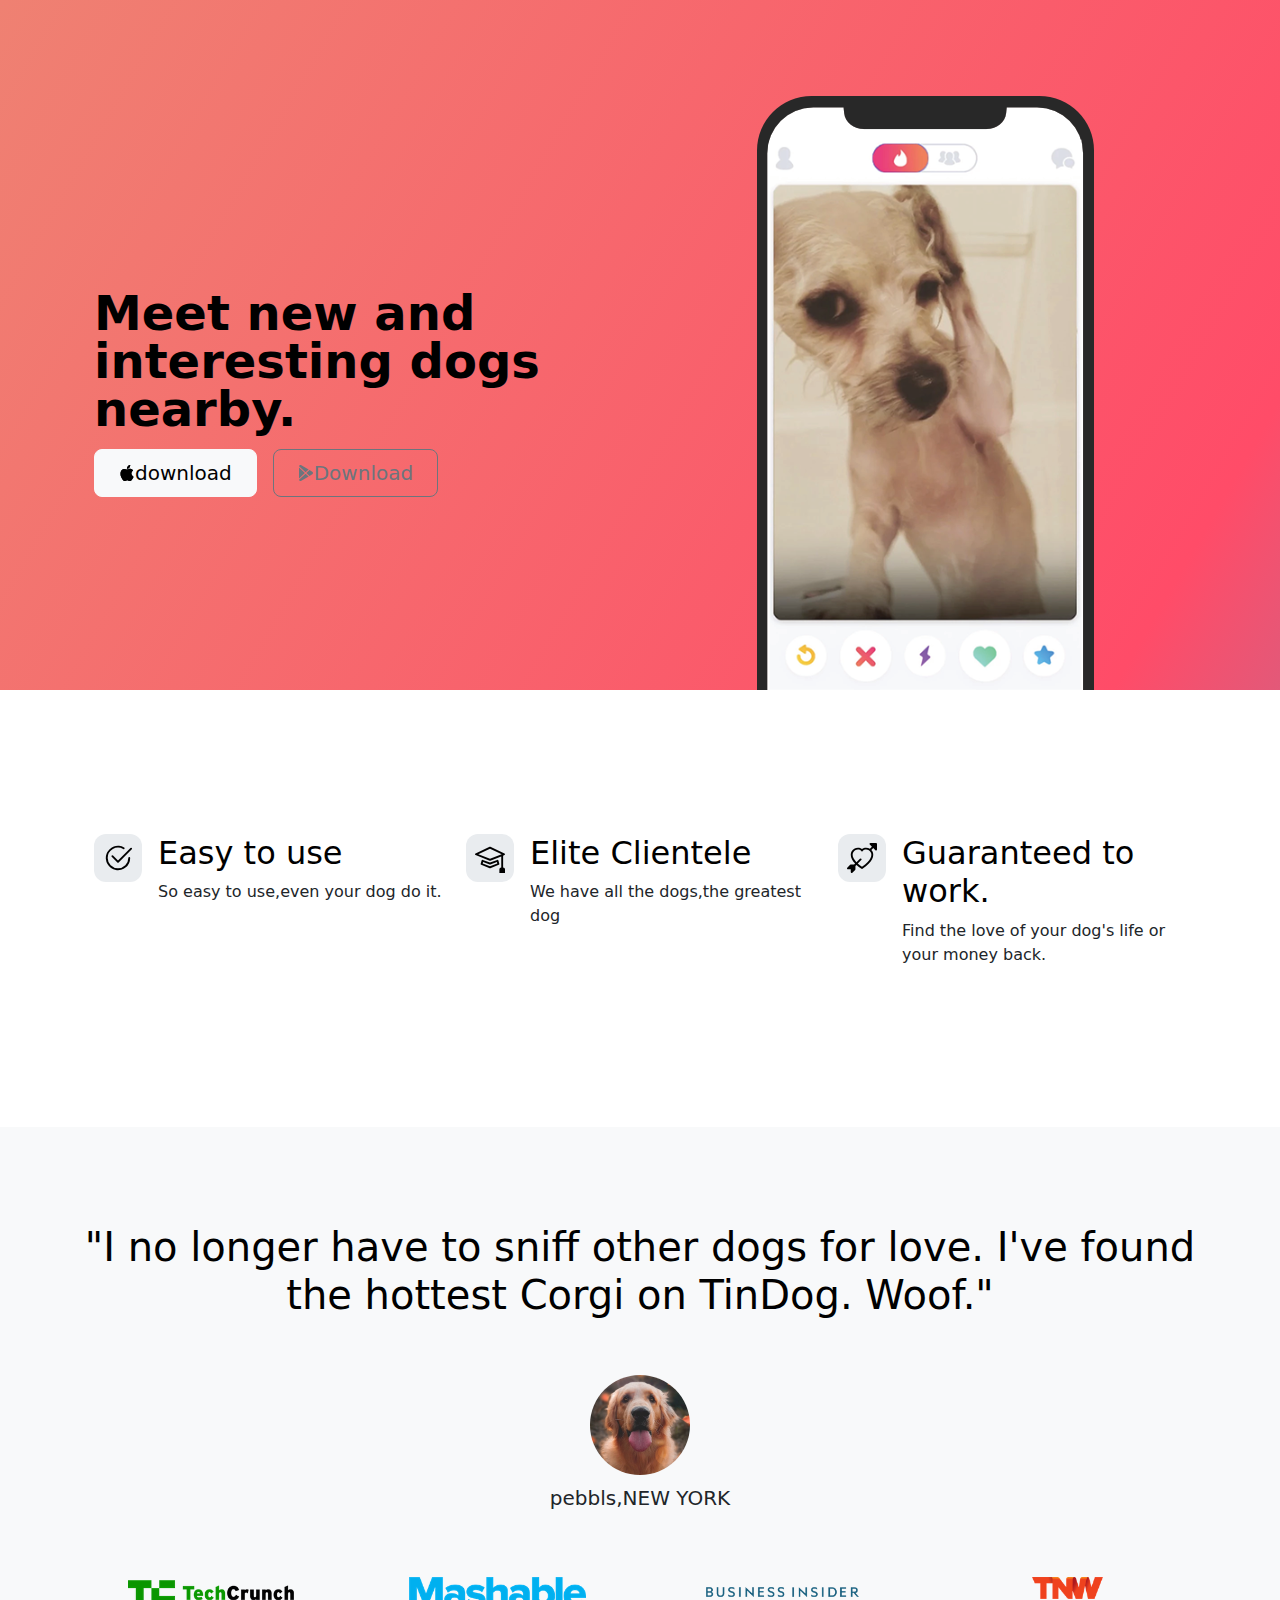
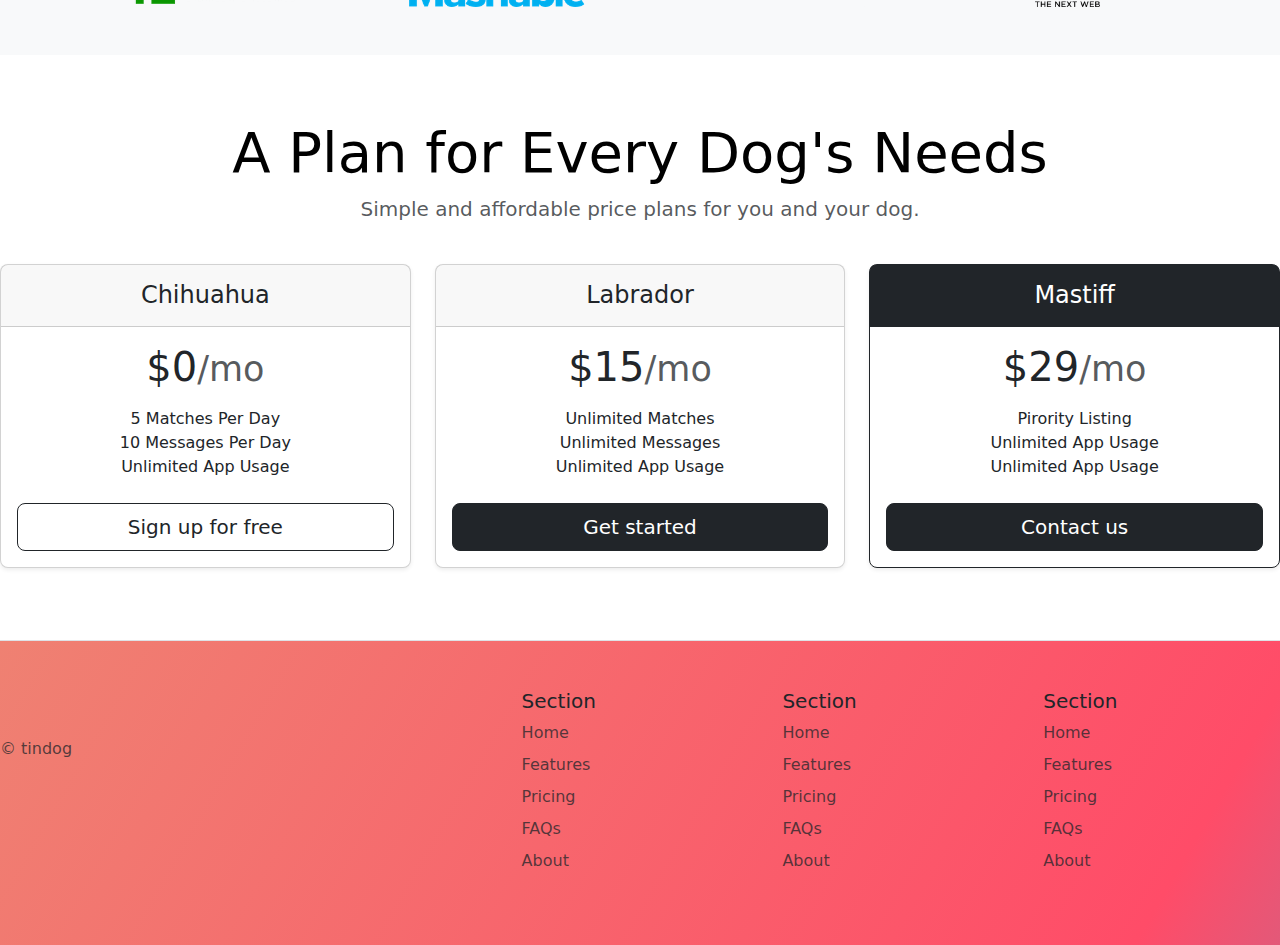
<file: index.html>
<!DOCTYPE html>
<html lang="en">

<head>
  <meta charset="UTF-8">
  <meta name="viewport" content="width=device-width, initial-scale=1.0">
  <title>TinDog</title>
  <link href="https://cdn.jsdelivr.net/npm/bootstrap@5.3.3/dist/css/bootstrap.min.css" rel="stylesheet" integrity="sha384-QWTKZyjpPEjISv5WaRU9OFeRpok6YctnYmDr5pNlyT2bRjXh0JMhjY6hW+ALEwIH" crossorigin="anonymous">
  <link rel="stylesheet" href="./css/style.css">
</head>

<body>

  <!-- Title -->
  <section id="title" class="gradient-background">
    <div class="container col-xxl-8 px-4 pt-5">
      <div class="row flex-lg-row-reverse align-items-center g-5 pt-5">
        <div class="col-10 col-sm-8 col-lg-6">
          <img src="./images/iphone.png" class="d-block mx-lg-auto img-fluid" alt="Bootstrap Themes" height="200" loading="lazy">
        </div>
        <div class="col-lg-6">
          <h1 class="display-5 fw-bold text-body-emphasis lh-1 mb-3">Meet new and interesting dogs nearby.</h1>
        
          <div class="d-grid gap-2 d-md-flex justify-content-md-start">
            <button type="button" class="btn btn-light btn-lg px-4 me-md-2"><svg xmlns="http://www.w3.org/2000/svg" width="16" height="16" fill="currentColor"
              class="bi bi-apple mb-1" viewBox="0 0 16 16">
<path
                d="M11.182.008C11.148-.03 9.923.023 8.857 1.18c-1.066 1.156-.902 2.482-.878 2.516.024.034 1.52.087 2.475-1.258.955-1.345.762-2.391.728-2.43Zm3.314 11.733c-.048-.096-2.325-1.234-2.113-3.422.212-2.189 1.675-2.789 1.698-2.854.023-.065-.597-.79-1.254-1.157a3.692 3.692 0 0 0-1.563-.434c-.108-.003-.483-.095-1.254.116-.508.139-1.653.589-1.968.607-.316.018-1.256-.522-2.267-.665-.647-.125-1.333.131-1.824.328-.49.196-1.422.754-2.074 2.237-.652 1.482-.311 3.83-.067 4.56.244.729.625 1.924 1.273 2.796.576.984 1.34 1.667 1.659 1.899.319.232 1.219.386 1.843.067.502-.308 1.408-.485 1.766-.472.357.013 1.061.154 1.782.539.571.197 1.111.115 1.652-.105.541-.221 1.324-1.059 2.238-2.758.347-.79.505-1.217.473-1.282Z" />
<path
                d="M11.182.008C11.148-.03 9.923.023 8.857 1.18c-1.066 1.156-.902 2.482-.878 2.516.024.034 1.52.087 2.475-1.258.955-1.345.762-2.391.728-2.43Zm3.314 11.733c-.048-.096-2.325-1.234-2.113-3.422.212-2.189 1.675-2.789 1.698-2.854.023-.065-.597-.79-1.254-1.157a3.692 3.692 0 0 0-1.563-.434c-.108-.003-.483-.095-1.254.116-.508.139-1.653.589-1.968.607-.316.018-1.256-.522-2.267-.665-.647-.125-1.333.131-1.824.328-.49.196-1.422.754-2.074 2.237-.652 1.482-.311 3.83-.067 4.56.244.729.625 1.924 1.273 2.796.576.984 1.34 1.667 1.659 1.899.319.232 1.219.386 1.843.067.502-.308 1.408-.485 1.766-.472.357.013 1.061.154 1.782.539.571.197 1.111.115 1.652-.105.541-.221 1.324-1.059 2.238-2.758.347-.79.505-1.217.473-1.282Z" />
</svg>download</button>
            <button type="button" class="btn btn-outline-secondary btn-lg px-4"><svg xmlns="http://www.w3.org/2000/svg" width="16" height="16" fill="currentColor"
              class="bi bi-google-play mb-1" viewBox="0 0 16 16">
<path
                d="M14.222 9.374c1.037-.61 1.037-2.137 0-2.748L11.528 5.04 8.32 8l3.207 2.96 2.694-1.586Zm-3.595 2.116L7.583 8.68 1.03 14.73c.201 1.029 1.36 1.61 2.303 1.055l7.294-4.295ZM1 13.396V2.603L6.846 8 1 13.396ZM1.03 1.27l6.553 6.05 3.044-2.81L3.333.215C2.39-.341 1.231.24 1.03 1.27Z" />
</svg>Download
</button>
          </div>
        </div>
      </div>
    </div>

  </section>
  <!-- Features -->
  <section id="features">
    <div class="container px-4 py-5 mt-5" id="hanging-icons" >
      
      <div class="row g-4 py-5 row-cols-1 row-cols-lg-3">
        <div class="col d-flex align-items-start">
          <div class="icon-square text-body-emphasis bg-body-secondary d-inline-flex align-items-center justify-content-center fs-4 flex-shrink-0 me-3">
            <svg xmlns="http://www.w3.org/2000/svg" height="30" fill="currentColor" class="bi bi-check2-circle"
            viewBox="0 0 16 16">
<path
              d="M2.5 8a5.5 5.5 0 0 1 8.25-4.764.5.5 0 0 0 .5-.866A6.5 6.5 0 1 0 14.5 8a.5.5 0 0 0-1 0 5.5 5.5 0 1 1-11 0z" />
<path
              d="M15.354 3.354a.5.5 0 0 0-.708-.708L8 9.293 5.354 6.646a.5.5 0 1 0-.708.708l3 3a.5.5 0 0 0 .708 0l7-7z" />
</svg>
          </div>
          <div>
            <h3 class="fs-2 text-body-emphasis">Easy to use</h3>
            <p>So easy to use,even your dog do it.</p>
            
          </div>
        </div>
        <div class="col d-flex align-items-start">
          <div class="icon-square text-body-emphasis bg-body-secondary d-inline-flex align-items-center justify-content-center fs-4 flex-shrink-0 me-3">
            <svg xmlns="http://www.w3.org/2000/svg" height="30" fill="currentColor" class="bi bi-mortarboard" viewBox="0 0 16 16">
              <path d="M8.211 2.047a.5.5 0 0 0-.422 0l-7.5 3.5a.5.5 0 0 0 .025.917l7.5 3a.5.5 0 0 0 .372 0L14 7.14V13a1 1 0 0 0-1 1v2h3v-2a1 1 0 0 0-1-1V6.739l.686-.275a.5.5 0 0 0 .025-.917l-7.5-3.5ZM8 8.46 1.758 5.965 8 3.052l6.242 2.913L8 8.46Z"/>
              <path d="M4.176 9.032a.5.5 0 0 0-.656.327l-.5 1.7a.5.5 0 0 0 .294.605l4.5 1.8a.5.5 0 0 0 .372 0l4.5-1.8a.5.5 0 0 0 .294-.605l-.5-1.7a.5.5 0 0 0-.656-.327L8 10.466 4.176 9.032Zm-.068 1.873.22-.748 3.496 1.311a.5.5 0 0 0 .352 0l3.496-1.311.22.748L8 12.46l-3.892-1.556Z"/>
              </svg>
          </div>
          <div>
            <h3 class="fs-2 text-body-emphasis">Elite Clientele</h3>
            <p>We have all the dogs,the greatest dog</p>
          
          </div>
        </div>
        <div class="col d-flex align-items-start">
          <div class="icon-square text-body-emphasis bg-body-secondary d-inline-flex align-items-center justify-content-center fs-4 flex-shrink-0 me-3">
            <svg xmlns="http://www.w3.org/2000/svg" height="30" fill="currentColor" class="bi bi-arrow-through-heart"
            viewBox="0 0 16 16">
<path fill-rule="evenodd"
              d="M2.854 15.854A.5.5 0 0 1 2 15.5V14H.5a.5.5 0 0 1-.354-.854l1.5-1.5A.5.5 0 0 1 2 11.5h1.793l.53-.53c-.771-.802-1.328-1.58-1.704-2.32-.798-1.575-.775-2.996-.213-4.092C3.426 2.565 6.18 1.809 8 3.233c1.25-.98 2.944-.928 4.212-.152L13.292 2 12.147.854A.5.5 0 0 1 12.5 0h3a.5.5 0 0 1 .5.5v3a.5.5 0 0 1-.854.354L14 2.707l-1.006 1.006c.236.248.44.531.6.845.562 1.096.585 2.517-.213 4.092-.793 1.563-2.395 3.288-5.105 5.08L8 13.912l-.276-.182a21.86 21.86 0 0 1-2.685-2.062l-.539.54V14a.5.5 0 0 1-.146.354l-1.5 1.5Zm2.893-4.894A20.419 20.419 0 0 0 8 12.71c2.456-1.666 3.827-3.207 4.489-4.512.679-1.34.607-2.42.215-3.185-.817-1.595-3.087-2.054-4.346-.761L8 4.62l-.358-.368c-1.259-1.293-3.53-.834-4.346.761-.392.766-.464 1.845.215 3.185.323.636.815 1.33 1.519 2.065l1.866-1.867a.5.5 0 1 1 .708.708L5.747 10.96Z" />
</svg>
          </div>
          <div>
            <h3 class="fs-2 text-body-emphasis">Guaranteed to work.</h3>
           <p>Find the love of your dog's life or your money back.</p>
          </div>
        </div>
      </div>
    </div>
  </section>
  <!-- Testimonial -->
  <section id="testimonial">




    <div class="my-5">
      <div class="p-5 text-center bg-body-tertiary">
        <div class="container py-5">
          <h1 class="text-body-emphasis">"I no longer have to sniff other dogs for love. I've found the hottest Corgi on TinDog. Woof."</h1>
          <img src="./images/dog-img.jpg" alt="dog image" class="plerofmi-ig mt-5">
          <p class="col-lg-8 mx-auto lead mt-2">
            pebbls,NEW YORK
          </p>
        
        </div>

     <div class="container">
       <div class="row">
         <div class="col-lg-3 col-sm-12">
          <img src="./images/techcrunch.png" alt="tech" height="30">
    </div>
    <div class="col-lg-3 col-sm-12">
      <img src="./images/mashable.png" alt="" height="30">
    </div>
    <div class="col-lg-3 col-sm-12">
      <img src="./images/bizinsider.png" alt="" height="30">
    </div>
    <div class="col-lg-3 col-sm-12">
      <img src="./images/tnw.png" alt="" height="30">
    </div>
  </div>
</div>

      </div>
    </div>






  </section>
  <!-- Pricing -->
  <section id="pricing">
    <div class="pricing-header p-3 pb-md-4 mx-auto text-center">
      <h1 class="display-4 fw-normal text-body-emphasis">A Plan for Every Dog's Needs</h1>
      <p class="fs-5 text-body-secondary">Simple and affordable price plans for you and your dog.</p>
    </div>
    <div class="row row-cols-1 row-cols-md-3 mb-3 text-center">
      <div class="col">
        <div class="card mb-4 rounded-3 shadow-sm">
          <div class="card-header py-3">
            <h4 class="my-0 fw-normal">Chihuahua</h4>
          </div>
          <div class="card-body">
            <h1 class="card-title pricing-card-title">$0<small class="text-body-secondary fw-light">/mo</small></h1>
            <ul class="list-unstyled mt-3 mb-4">
              <li>5 Matches Per Day</li>
              <li>10 Messages Per Day</li>
              <li>Unlimited App Usage</li>
              
            </ul>
            <button type="button" class="w-100 btn btn-lg btn-outline-dark">Sign up for free</button>
          </div>
        </div>
      </div>
      <div class="col">
        <div class="card mb-4 rounded-3 shadow-sm">
          <div class="card-header py-3">
            <h4 class="my-0 fw-normal">Labrador</h4>
          </div>
          <div class="card-body">
            <h1 class="card-title pricing-card-title">$15<small class="text-body-secondary fw-light">/mo</small></h1>
            <ul class="list-unstyled mt-3 mb-4">
              <li>Unlimited Matches</li>
              <li>Unlimited Messages</li>
              <li>Unlimited App Usage</li>
              
            </ul>
            <button type="button" class="w-100 btn btn-lg btn-dark">Get started</button>
          </div>
        </div>
      </div>
      <div class="col">
        <div class="card mb-4 rounded-3 shadow-sm border-dark">
          <div class="card-header py-3 text-bg-dark border-dark">
            <h4 class="my-0 fw-normal">Mastiff</h4>
          </div>
          <div class="card-body">
            <h1 class="card-title pricing-card-title">$29<small class="text-body-secondary fw-light">/mo</small></h1>
            <ul class="list-unstyled mt-3 mb-4">
              <li>Pirority Listing</li>
              <li>Unlimited App Usage</li>
              <li>Unlimited App Usage</li>
            </ul>
            <button type="button" class="w-100 btn btn-lg btn-dark">Contact us</button>
          </div>
        </div>
      </div>
    </div>
  </section>








  <!-- Footer -->
  <section id="footer" class="gradient-background">
    <footer class="row row-cols-1 row-cols-sm-2 row-cols-md-5 py-5 mt-5 border-top">
      <div class="col mb-3">
        <a href="/" class="d-flex align-items-center mb-3 link-body-emphasis text-decoration-none">
          <svg class="bi me-2" width="40" height="32"><use xlink:href="#bootstrap"></use></svg>
        </a>
        <p class="text-body-secondary">© tindog</p>
      </div>
  
      <div class="col mb-3">
  
      </div>
  
      <div class="col mb-3">
        <h5>Section</h5>
        <ul class="nav flex-column">
          <li class="nav-item mb-2"><a href="#" class="nav-link p-0 text-body-secondary">Home</a></li>
          <li class="nav-item mb-2"><a href="#" class="nav-link p-0 text-body-secondary">Features</a></li>
          <li class="nav-item mb-2"><a href="#" class="nav-link p-0 text-body-secondary">Pricing</a></li>
          <li class="nav-item mb-2"><a href="#" class="nav-link p-0 text-body-secondary">FAQs</a></li>
          <li class="nav-item mb-2"><a href="#" class="nav-link p-0 text-body-secondary">About</a></li>
        </ul>
      </div>
  
      <div class="col mb-3">
        <h5>Section</h5>
        <ul class="nav flex-column">
          <li class="nav-item mb-2"><a href="#" class="nav-link p-0 text-body-secondary">Home</a></li>
          <li class="nav-item mb-2"><a href="#" class="nav-link p-0 text-body-secondary">Features</a></li>
          <li class="nav-item mb-2"><a href="#" class="nav-link p-0 text-body-secondary">Pricing</a></li>
          <li class="nav-item mb-2"><a href="#" class="nav-link p-0 text-body-secondary">FAQs</a></li>
          <li class="nav-item mb-2"><a href="#" class="nav-link p-0 text-body-secondary">About</a></li>
        </ul>
      </div>
  
      <div class="col mb-3">
        <h5>Section</h5>
        <ul class="nav flex-column">
          <li class="nav-item mb-2"><a href="#" class="nav-link p-0 text-body-secondary">Home</a></li>
          <li class="nav-item mb-2"><a href="#" class="nav-link p-0 text-body-secondary">Features</a></li>
          <li class="nav-item mb-2"><a href="#" class="nav-link p-0 text-body-secondary">Pricing</a></li>
          <li class="nav-item mb-2"><a href="#" class="nav-link p-0 text-body-secondary">FAQs</a></li>
          <li class="nav-item mb-2"><a href="#" class="nav-link p-0 text-body-secondary">About</a></li>
        </ul>
      </div>
    </footer>
  </section>
</body>

</html>
</file>
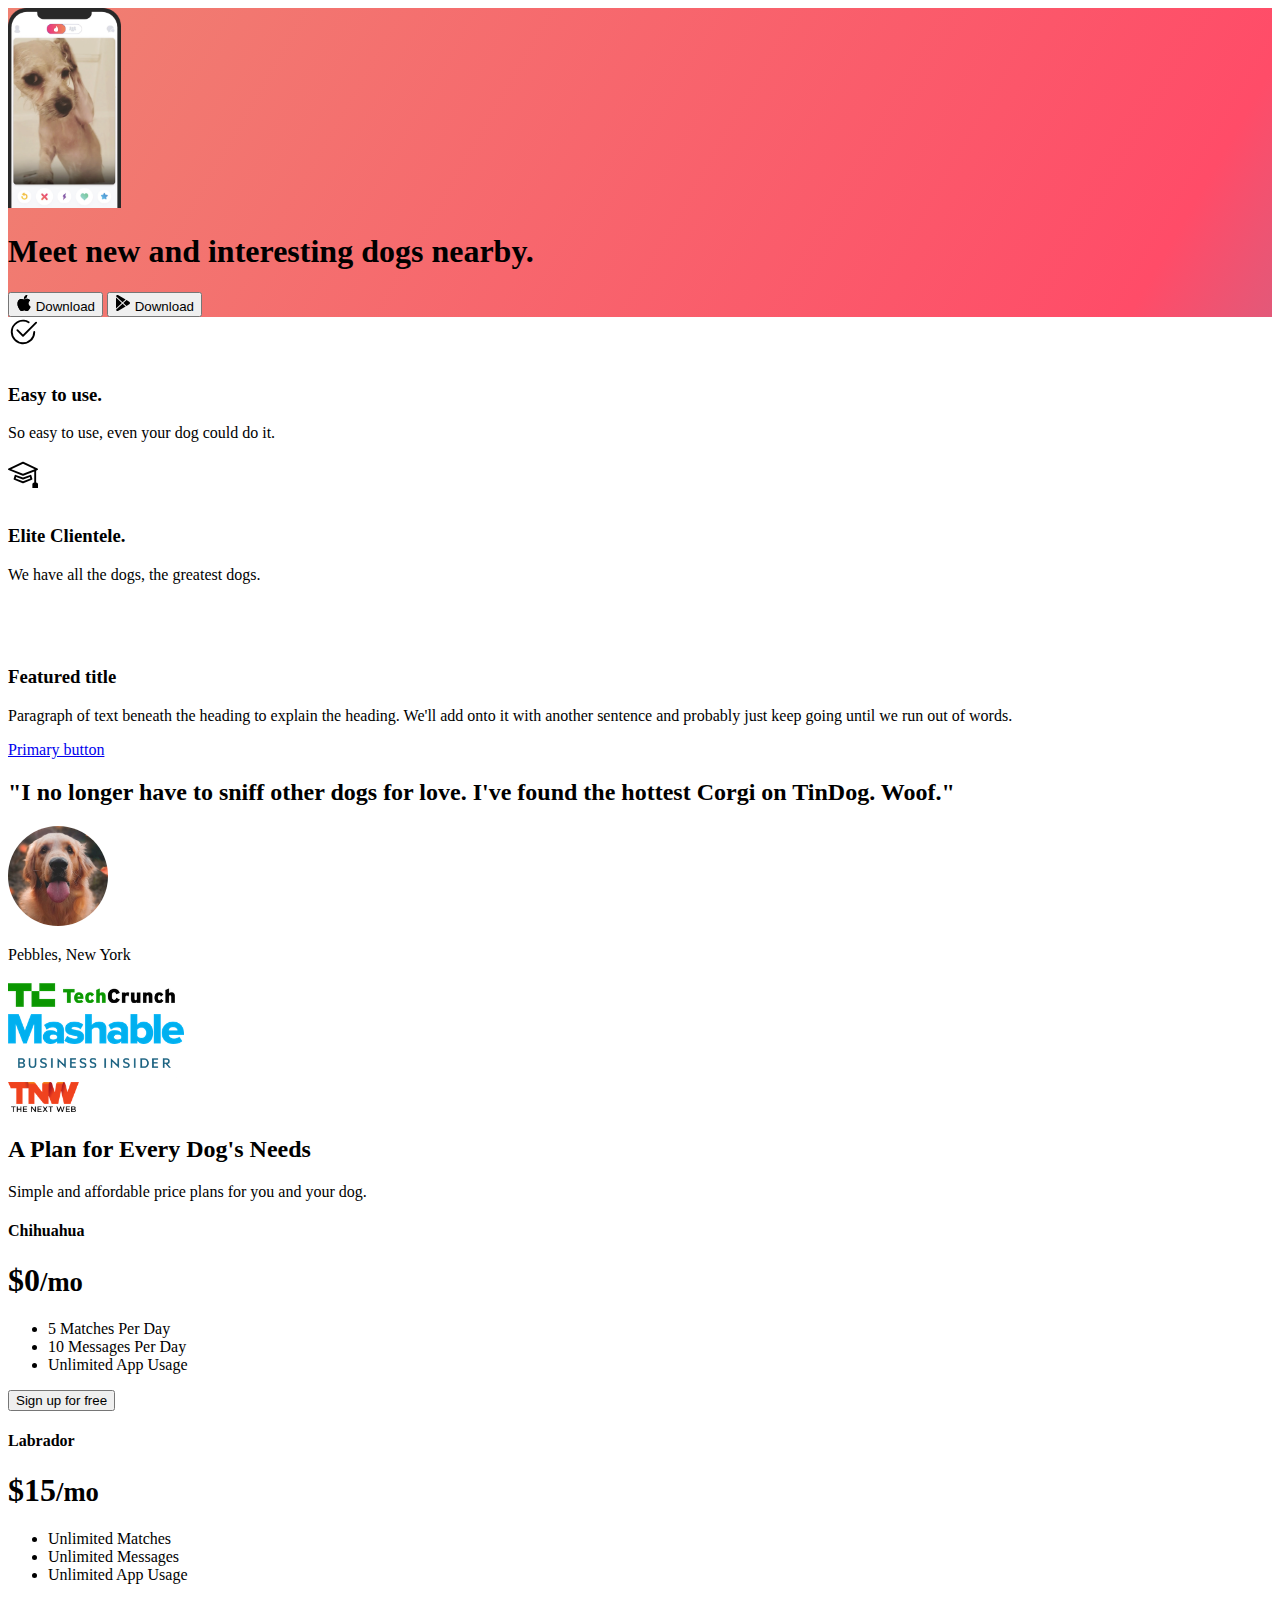
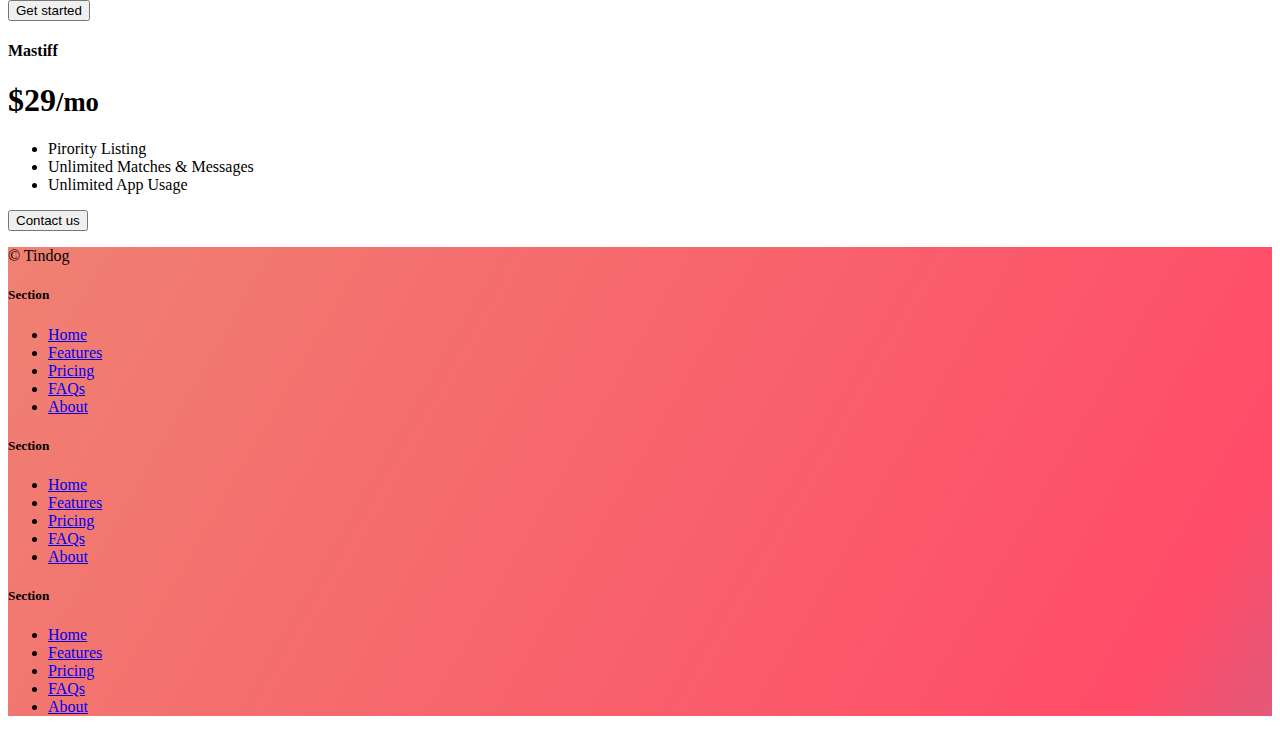
<file: solution.html>
<!DOCTYPE html>
<html lang="en">

<head>
  <meta charset="UTF-8">
  <meta name="viewport" content="width=device-width, initial-scale=1.0">
  <title>TinDog</title>
  <link href="https://cdn.jsdelivr.net/npm/bootstrap@5.3.0-alpha3/dist/css/bootstrap.min.css" rel="stylesheet"
    integrity="sha384-KK94CHFLLe+nY2dmCWGMq91rCGa5gtU4mk92HdvYe+M/SXH301p5ILy+dN9+nJOZ" crossorigin="anonymous">
  <link rel="stylesheet" href="./css/solution.css">
</head>

<body>


  <!-- Title -->
  <section id="title" class="gradient-background">

    <div class="container col-xxl-8 px-4 pt-5">
      <div class="row flex-lg-row-reverse align-items-center g-5 pt-5">
        <div class="col-10 col-sm-8 col-lg-6">
          <img src="./images/iphone.png" class="d-block mx-lg-auto img-fluid" alt="Bootstrap Themes" height="200"
            loading="lazy">
        </div>
        <div class="col-lg-6">
          <h1 class="display-5 fw-bold text-body-emphasis lh-1 mb-3">Meet new and interesting dogs nearby.</h1>

          <div class="d-grid gap-2 d-md-flex justify-content-md-start">
            <button type="button" class="btn btn-light btn-lg px-4 me-md-2"><svg xmlns="http://www.w3.org/2000/svg"
                width="16" height="16" fill="currentColor" class="bi bi-apple mb-1" viewBox="0 0 16 16">
                <path
                  d="M11.182.008C11.148-.03 9.923.023 8.857 1.18c-1.066 1.156-.902 2.482-.878 2.516.024.034 1.52.087 2.475-1.258.955-1.345.762-2.391.728-2.43Zm3.314 11.733c-.048-.096-2.325-1.234-2.113-3.422.212-2.189 1.675-2.789 1.698-2.854.023-.065-.597-.79-1.254-1.157a3.692 3.692 0 0 0-1.563-.434c-.108-.003-.483-.095-1.254.116-.508.139-1.653.589-1.968.607-.316.018-1.256-.522-2.267-.665-.647-.125-1.333.131-1.824.328-.49.196-1.422.754-2.074 2.237-.652 1.482-.311 3.83-.067 4.56.244.729.625 1.924 1.273 2.796.576.984 1.34 1.667 1.659 1.899.319.232 1.219.386 1.843.067.502-.308 1.408-.485 1.766-.472.357.013 1.061.154 1.782.539.571.197 1.111.115 1.652-.105.541-.221 1.324-1.059 2.238-2.758.347-.79.505-1.217.473-1.282Z" />
                <path
                  d="M11.182.008C11.148-.03 9.923.023 8.857 1.18c-1.066 1.156-.902 2.482-.878 2.516.024.034 1.52.087 2.475-1.258.955-1.345.762-2.391.728-2.43Zm3.314 11.733c-.048-.096-2.325-1.234-2.113-3.422.212-2.189 1.675-2.789 1.698-2.854.023-.065-.597-.79-1.254-1.157a3.692 3.692 0 0 0-1.563-.434c-.108-.003-.483-.095-1.254.116-.508.139-1.653.589-1.968.607-.316.018-1.256-.522-2.267-.665-.647-.125-1.333.131-1.824.328-.49.196-1.422.754-2.074 2.237-.652 1.482-.311 3.83-.067 4.56.244.729.625 1.924 1.273 2.796.576.984 1.34 1.667 1.659 1.899.319.232 1.219.386 1.843.067.502-.308 1.408-.485 1.766-.472.357.013 1.061.154 1.782.539.571.197 1.111.115 1.652-.105.541-.221 1.324-1.059 2.238-2.758.347-.79.505-1.217.473-1.282Z" />
              </svg> Download</button>
            <button type="button" class="btn btn-outline-light btn-lg px-4"><svg xmlns="http://www.w3.org/2000/svg"
                width="16" height="16" fill="currentColor" class="bi bi-google-play mb-1" viewBox="0 0 16 16">
                <path
                  d="M14.222 9.374c1.037-.61 1.037-2.137 0-2.748L11.528 5.04 8.32 8l3.207 2.96 2.694-1.586Zm-3.595 2.116L7.583 8.68 1.03 14.73c.201 1.029 1.36 1.61 2.303 1.055l7.294-4.295ZM1 13.396V2.603L6.846 8 1 13.396ZM1.03 1.27l6.553 6.05 3.044-2.81L3.333.215C2.39-.341 1.231.24 1.03 1.27Z" />
              </svg> Download</button>
          </div>
        </div>
      </div>
    </div>
  </section>
  <!-- Features -->
  <section id="features">
    <div class="container mt-5">
      <div class="row g-4 py-5 row-cols-1 row-cols-lg-3">
        <div class="col d-flex align-items-start">
          <div
            class="icon-square text-body-emphasis bg-body-secondary d-inline-flex align-items-center justify-content-center fs-4 flex-shrink-0 me-3">
            <svg xmlns="http://www.w3.org/2000/svg" height="30" fill="currentColor" class="bi bi-check2-circle"
              viewBox="0 0 16 16">
              <path
                d="M2.5 8a5.5 5.5 0 0 1 8.25-4.764.5.5 0 0 0 .5-.866A6.5 6.5 0 1 0 14.5 8a.5.5 0 0 0-1 0 5.5 5.5 0 1 1-11 0z" />
              <path
                d="M15.354 3.354a.5.5 0 0 0-.708-.708L8 9.293 5.354 6.646a.5.5 0 1 0-.708.708l3 3a.5.5 0 0 0 .708 0l7-7z" />
            </svg>
          </div>
          <div>
            <h3 class="fs-2">Easy to use.</h3>
            <p>So easy to use, even your dog could do it.</p>

          </div>
        </div>
        <div class="col d-flex align-items-start">
          <div
            class="icon-square text-body-emphasis bg-body-secondary d-inline-flex align-items-center justify-content-center fs-4 flex-shrink-0 me-3">
            <svg xmlns="http://www.w3.org/2000/svg" height="30" fill="currentColor" class="bi bi-mortarboard"
              viewBox="0 0 16 16">
              <path
                d="M8.211 2.047a.5.5 0 0 0-.422 0l-7.5 3.5a.5.5 0 0 0 .025.917l7.5 3a.5.5 0 0 0 .372 0L14 7.14V13a1 1 0 0 0-1 1v2h3v-2a1 1 0 0 0-1-1V6.739l.686-.275a.5.5 0 0 0 .025-.917l-7.5-3.5ZM8 8.46 1.758 5.965 8 3.052l6.242 2.913L8 8.46Z" />
              <path
                d="M4.176 9.032a.5.5 0 0 0-.656.327l-.5 1.7a.5.5 0 0 0 .294.605l4.5 1.8a.5.5 0 0 0 .372 0l4.5-1.8a.5.5 0 0 0 .294-.605l-.5-1.7a.5.5 0 0 0-.656-.327L8 10.466 4.176 9.032Zm-.068 1.873.22-.748 3.496 1.311a.5.5 0 0 0 .352 0l3.496-1.311.22.748L8 12.46l-3.892-1.556Z" />
            </svg>
          </div>
          <div>
            <h3 class="fs-2">Elite Clientele.</h3>
            <p>We have all the dogs, the greatest dogs.</p>

          </div>
        </div>
        <div class="col d-flex align-items-start">
          <div class="col d-flex align-items-start">
            <div class="icon-square text-body-emphasis bg-body-secondary d-inline-flex align-items-center justify-content-center fs-4 flex-shrink-0 me-3">
              
            </div>
            <div>
              <h3 class="fs-2 text-body-emphasis">Featured title</h3>
              <p>Paragraph of text beneath the heading to explain the heading. We'll add onto it with another sentence and probably just keep going until we run out of words.</p>
              <a href="#" class="btn btn-primary">
                Primary button
              </a>
            </div>
          </div>
        
        </div>
      </div>
    </div>
  </section>
  <!-- Testimonial -->
  <section id="testimonial">
    <div class="my-5">
      <div class="p-5 text-center bg-body-tertiary">
        <div class="container py-5">
          <h2 class="text-body-emphasis">"I no longer have to sniff other dogs for love. I've found the hottest Corgi on
            TinDog. Woof."</h2>
          <img class="profile-img mt-5" src="./images/dog-img.jpg" alt="dog image">
          <p class="col-lg-8 mx-auto lead mt-2">
            Pebbles, New York
          </p>
        </div>

        <div class="container">
          <div class="row">
            <div class="col-lg-3 col-sm-12">
              <img src="./images/techcrunch.png" alt="techcrunch" height="30">
            </div>
            <div class="col-lg-3 col-sm-12">
              <img src="./images/mashable.png" alt="mashable" height="30">
            </div>
            <div class="col-lg-3 col-sm-12">
              <img src="./images/bizinsider.png" alt="bizinsider" height="30">
            </div>
            <div class="col-lg-3 col-sm-12">
              <img src="./images/tnw.png" alt="tnw" height="30">
            </div>
          </div>
        </div>
      </div>
    </div>
  </section>
  <!-- Pricing -->
  <section id="pricing">
    <div class="container">
      <div class="pricing-header p-3 pb-md-4 mx-auto text-center">
        <h2 class="display-4 fw-normal">A Plan for Every Dog's Needs</h2>
        <p class="fs-5 text-body-secondary">Simple and affordable price plans for you and your dog.
      </div>
      <div class="row row-cols-1 row-cols-md-3 mb-3 text-center">
        <div class="col">
          <div class="card mb-4 rounded-3 shadow-sm">
            <div class="card-header py-3">
              <h4 class="my-0 fw-normal">Chihuahua</h4>
            </div>
            <div class="card-body">
              <h1 class="card-title pricing-card-title">$0<small class="text-body-secondary fw-light">/mo</small></h1>
              <ul class="list-unstyled mt-3 mb-4">
                <li>5 Matches Per Day</li>
                <li>10 Messages Per Day</li>
                <li>Unlimited App Usage</li>
              </ul>
              <button type="button" class="w-100 btn btn-lg btn-outline-dark">Sign up for free</button>
            </div>
          </div>
        </div>
        <div class="col">
          <div class="card mb-4 rounded-3 shadow-sm">
            <div class="card-header py-3">
              <h4 class="my-0 fw-normal">Labrador</h4>
            </div>
            <div class="card-body">
              <h1 class="card-title pricing-card-title">$15<small class="text-body-secondary fw-light">/mo</small></h1>
              <ul class="list-unstyled mt-3 mb-4">
                <li>Unlimited Matches</li>
                <li>Unlimited Messages</li>
                <li>Unlimited App Usage</li>
              </ul>
              <button type="button" class="w-100 btn btn-lg btn-dark">Get started</button>
            </div>
          </div>
        </div>
        <div class="col">
          <div class="card mb-4 rounded-3 shadow-sm border-dark">
            <div class="card-header py-3 text-bg-dark border-dark">
              <h4 class="my-0 fw-normal">Mastiff</h4>
            </div>
            <div class="card-body">
              <h1 class="card-title pricing-card-title">$29<small class="text-body-secondary fw-light">/mo</small></h1>
              <ul class="list-unstyled mt-3 mb-4">
                <li>Pirority Listing</li>
                <li>Unlimited Matches & Messages</li>
                <li>Unlimited App Usage</li>
              </ul>
              <button type="button" class="w-100 btn btn-lg btn-dark">Contact us</button>
            </div>
          </div>
        </div>
      </div>
    </div>
  </section>
  <!-- Footer -->
  <section id="contact" class="gradient-background">
    <div class="container ">
      <footer class="row row-cols-1 row-cols-sm-2 row-cols-md-5 py-5 mt-5 border-top">
        <div class="col mb-3">

          <p class="text-body-secondary">© Tindog</p>
        </div>

        <div class="col mb-3">

        </div>

        <div class="col mb-3">
          <h5>Section</h5>
          <ul class="nav flex-column">
            <li class="nav-item mb-2"><a href="#" class="nav-link p-0 text-body-secondary">Home</a></li>
            <li class="nav-item mb-2"><a href="#" class="nav-link p-0 text-body-secondary">Features</a></li>
            <li class="nav-item mb-2"><a href="#" class="nav-link p-0 text-body-secondary">Pricing</a></li>
            <li class="nav-item mb-2"><a href="#" class="nav-link p-0 text-body-secondary">FAQs</a></li>
            <li class="nav-item mb-2"><a href="#" class="nav-link p-0 text-body-secondary">About</a></li>
          </ul>
        </div>

        <div class="col mb-3">
          <h5>Section</h5>
          <ul class="nav flex-column">
            <li class="nav-item mb-2"><a href="#" class="nav-link p-0 text-body-secondary">Home</a></li>
            <li class="nav-item mb-2"><a href="#" class="nav-link p-0 text-body-secondary">Features</a></li>
            <li class="nav-item mb-2"><a href="#" class="nav-link p-0 text-body-secondary">Pricing</a></li>
            <li class="nav-item mb-2"><a href="#" class="nav-link p-0 text-body-secondary">FAQs</a></li>
            <li class="nav-item mb-2"><a href="#" class="nav-link p-0 text-body-secondary">About</a></li>
          </ul>
        </div>

        <div class="col mb-3">
          <h5>Section</h5>
          <ul class="nav flex-column">
            <li class="nav-item mb-2"><a href="#" class="nav-link p-0 text-body-secondary">Home</a></li>
            <li class="nav-item mb-2"><a href="#" class="nav-link p-0 text-body-secondary">Features</a></li>
            <li class="nav-item mb-2"><a href="#" class="nav-link p-0 text-body-secondary">Pricing</a></li>
            <li class="nav-item mb-2"><a href="#" class="nav-link p-0 text-body-secondary">FAQs</a></li>
            <li class="nav-item mb-2"><a href="#" class="nav-link p-0 text-body-secondary">About</a></li>
          </ul>
        </div>
      </footer>
    </div>
  </section>
</body>

</html>
</file>
<file: css/style.css>
.gradient-background {
  background: linear-gradient(300deg, #00bfff, #ff4c68, #ef8172);
  background-size: 180% 180%;
  animation: gradient-animation 18s ease infinite;
}

@keyframes gradient-animation {
  0% {
    background-position: 0% 50%;
  }
  50% {
    background-position: 100% 50%;
  }
  100% {
    background-position: 0% 50%;
  }
}

.icon-square {
  width: 3rem;
  height: 3rem;
  border-radius: 0.75rem;
}

.plerofmi-ig {
  height: 100px;
  border-radius: 50%;
}
</file>
<file: css/solution.css>
.gradient-background {
  background: linear-gradient(300deg, #00bfff, #ff4c68, #ef8172);
  background-size: 180% 180%;
  animation: gradient-animation 18s ease infinite;
}

@keyframes gradient-animation {
  0% {
    background-position: 0% 50%;
  }
  50% {
    background-position: 100% 50%;
  }
  100% {
    background-position: 0% 50%;
  }
}

.icon-square {
  width: 3rem;
  height: 3rem;
  border-radius: 0.75rem;
}

.profile-img {
  border-radius: 50%;
  height: 100px;
}
</file>
